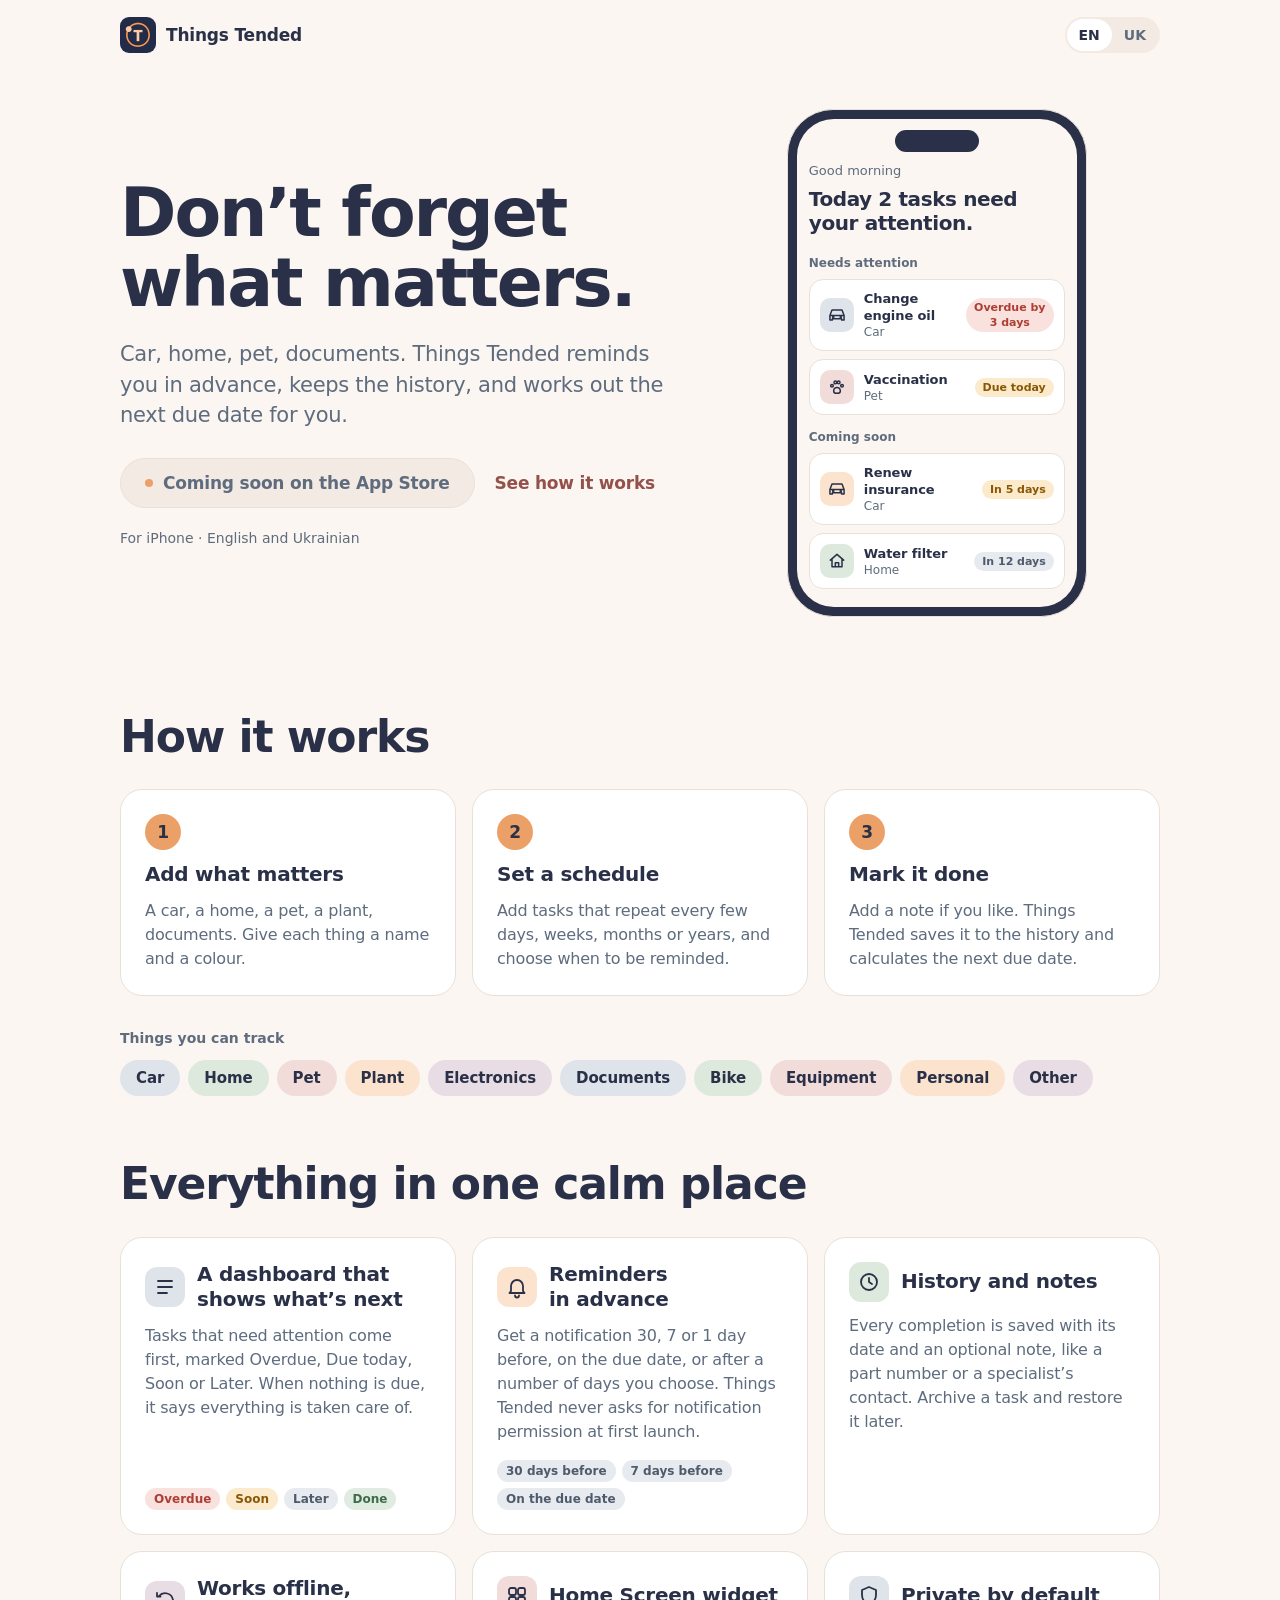
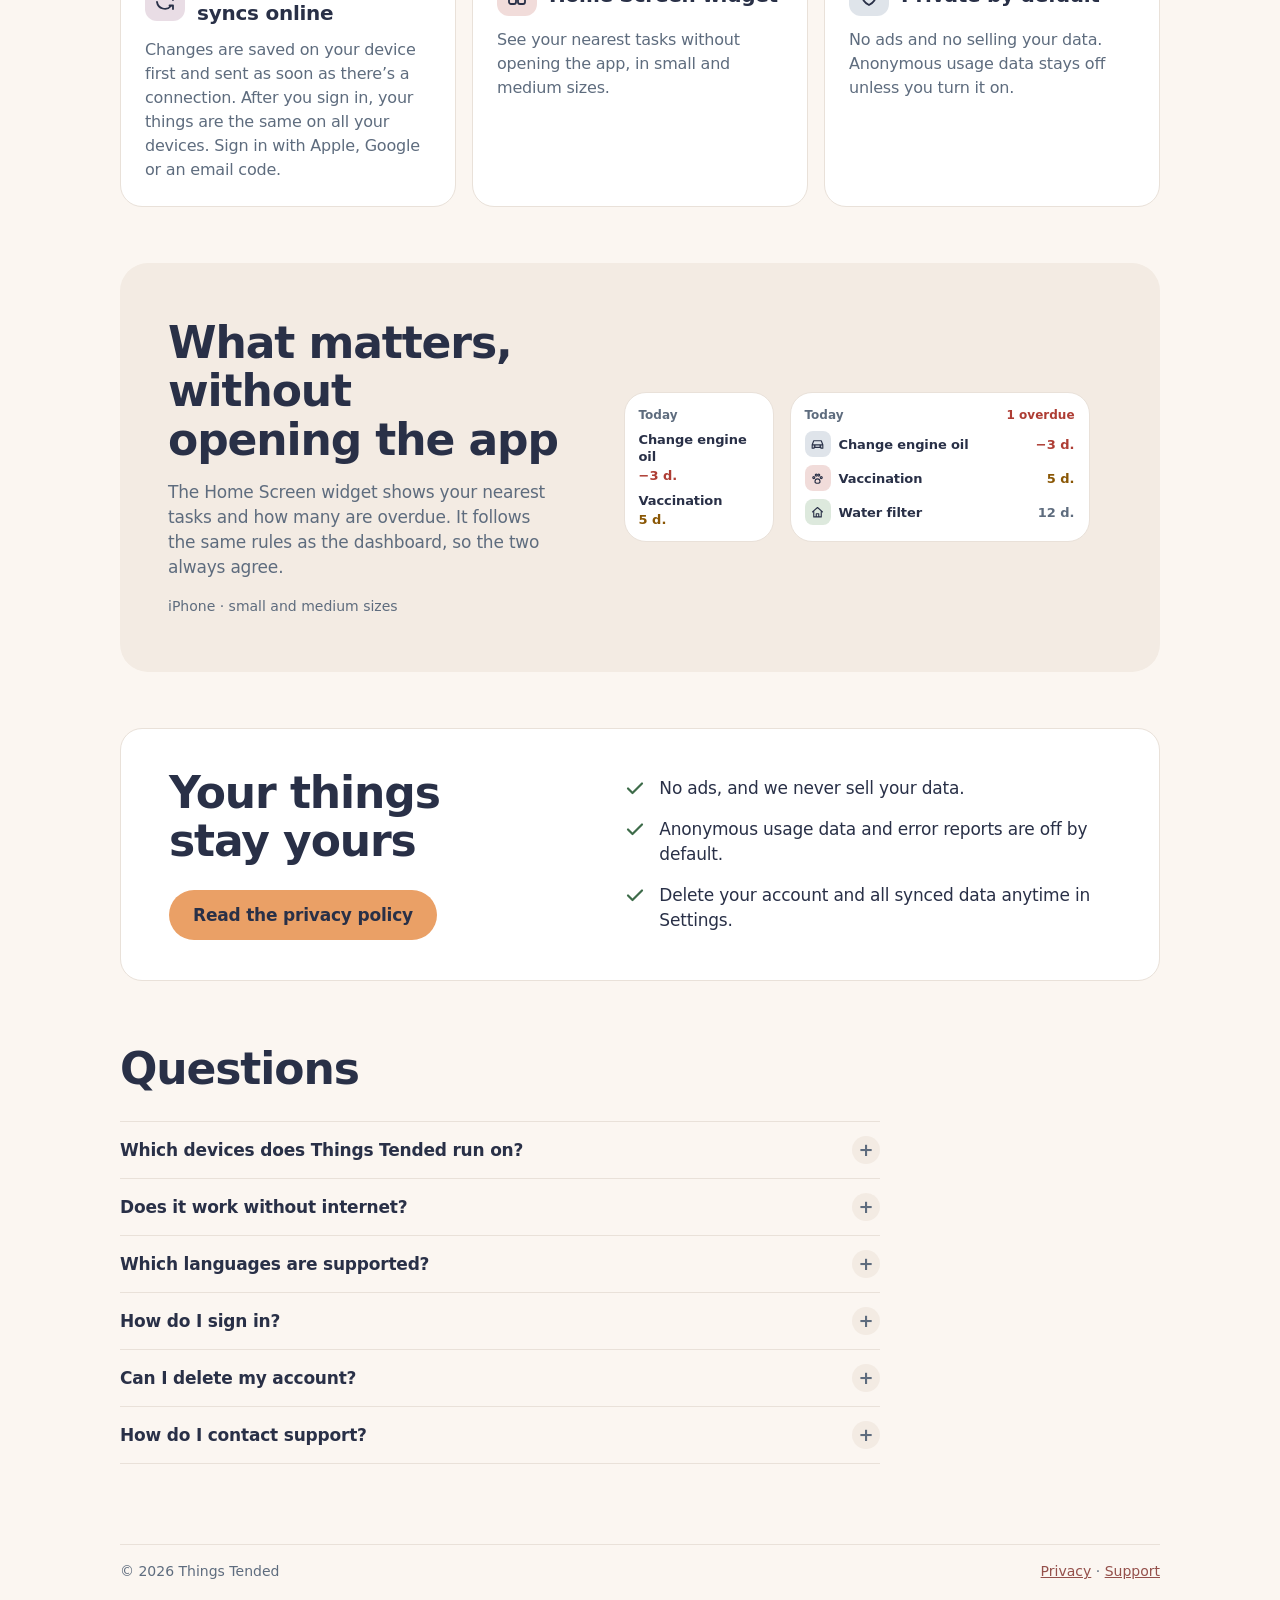
<file: index.html>
<!doctype html>
<html lang="en" data-title-en="Things Tended: don’t forget what matters" data-title-uk="Things Tended: не забувай про важливе" data-desc-en="Things Tended keeps track of what needs looking after: car, home, pets and more. Recurring tasks, reminders, history and a Home Screen widget for iPhone." data-desc-uk="Things Tended стежить за тим, про що треба дбати: авто, дім, улюбленці та інше. Регулярні справи, нагадування, історія й віджет на головному екрані iPhone.">
<head>
<meta charset="utf-8">
<meta name="viewport" content="width=device-width, initial-scale=1">
<title>Things Tended: don’t forget what matters</title>
  <link rel="icon" type="image/png" sizes="32x32" href="favicon-32.png">
  <link rel="apple-touch-icon" href="apple-touch-icon.png">
<meta name="description" content="Things Tended keeps track of what needs looking after: car, home, pets and more. Recurring tasks, reminders, history and a Home Screen widget for iPhone.">
<meta property="og:type" content="website">
<meta property="og:title" content="Things Tended: don’t forget what matters">
<meta property="og:description" content="Recurring tasks, reminders and history for your car, home, pets and more. Coming soon for iPhone.">
<meta name="color-scheme" content="light dark">
<meta name="theme-color" content="#fbf6f1" media="(prefers-color-scheme: light)">
<meta name="theme-color" content="#1b2031" media="(prefers-color-scheme: dark)">
<link rel="stylesheet" href="styles.css">
<link rel="stylesheet" href="landing.css">
<script src="i18n.js"></script>
</head>
<body>
<svg width="0" height="0" style="position:absolute" aria-hidden="true" focusable="false">
  <defs>
    <symbol id="i-car" viewBox="0 0 24 24"><path d="M3.5 12.5 6 6h12l2.5 6.5M3.5 12.5V18h3v-1.5h11V18h3v-5.5z"/><circle cx="7.5" cy="14.5" r=".7"/><circle cx="16.5" cy="14.5" r=".7"/></symbol>
    <symbol id="i-home" viewBox="0 0 24 24"><path d="m4 11 8-7 8 7M6 10v9h12v-9M10 19v-5h4v5"/></symbol>
    <symbol id="i-paw" viewBox="0 0 24 24"><circle cx="6" cy="10.5" r="1.6"/><circle cx="10" cy="6.5" r="1.6"/><circle cx="14" cy="6.5" r="1.6"/><circle cx="18" cy="10.5" r="1.6"/><path d="M8 17c0-3 2-4.5 4-4.5s4 1.5 4 4.5c0 2-2 2.5-4 2.5s-4-.5-4-2.5Z"/></symbol>
    <symbol id="i-drop" viewBox="0 0 24 24"><path d="M12 4c3.5 4 6 7 6 10a6 6 0 0 1-12 0c0-3 2.5-6 6-10Z"/></symbol>
    <symbol id="i-list" viewBox="0 0 24 24"><path d="M5 6h14M5 12h14M5 18h9"/></symbol>
    <symbol id="i-bell" viewBox="0 0 24 24"><path d="M6 16v-5a6 6 0 0 1 12 0v5l1.5 2h-15L6 16ZM10 20.5a2 2 0 0 0 4 0"/></symbol>
    <symbol id="i-clock" viewBox="0 0 24 24"><circle cx="12" cy="12" r="8"/><path d="M12 8v4l3 2"/></symbol>
    <symbol id="i-sync" viewBox="0 0 24 24"><path d="M20 11a8 8 0 0 0-14-4M4 4v3.5h3.5M4 13a8 8 0 0 0 14 4M20 20v-3.5h-3.5"/></symbol>
    <symbol id="i-widget" viewBox="0 0 24 24"><rect x="4" y="4" width="7" height="7" rx="2"/><rect x="13" y="4" width="7" height="7" rx="2"/><rect x="4" y="13" width="7" height="7" rx="2"/><rect x="13" y="13" width="7" height="7" rx="2"/></symbol>
    <symbol id="i-shield" viewBox="0 0 24 24"><path d="m12 3 7 3v5c0 5-3 8-7 10-4-2-7-5-7-10V6l7-3Z"/></symbol>
    <symbol id="i-check" viewBox="0 0 24 24"><path d="m5 12.5 4.5 4.5L19 7.5"/></symbol>
  </defs>
</svg>

<a class="skip" href="#main"><span data-lang="en" lang="en">Skip to content</span><span data-lang="uk" lang="uk">До вмісту</span></a>
<div class="page wide">
  <header class="header">
    <a class="brand" href="index.html"><img class="brand-mark" src="icon-72.png" width="36" height="36" alt=""><span>Things Tended</span></a>
    <div class="lang-switch js-only" role="group" aria-label="Language / Мова">
      <button type="button" data-set="en" aria-pressed="true">EN</button>
      <button type="button" data-set="uk" aria-pressed="false">UK</button>
    </div>
  </header>

  <main id="main">
    <!-- HERO -->
    <section class="hero" aria-labelledby="hero-title">
      <div class="hero-copy">
        <h1 id="hero-title"><span data-lang="en" lang="en">Don’t forget what matters.</span><span data-lang="uk" lang="uk">Не забувай про те, що має значення.</span></h1>
        <p class="lead"><span data-lang="en" lang="en">Car, home, pet, documents. Things Tended reminds you in advance, keeps the history, and works out the next due date for you.</span><span data-lang="uk" lang="uk">Авто, дім, улюбленець, документи. Things Tended нагадає завчасно, збереже історію й сам розрахує наступний термін.</span></p>
        <div class="cta">
          <!-- APP_STORE_URL: no App Store link yet. When it exists, replace this <span> with
               <a class="button" href="APP_STORE_URL">Download on the App Store</a> and update the text in both languages. -->
          <span class="badge-soon"><span class="dot" aria-hidden="true"></span><span data-lang="en" lang="en">Coming soon on the App Store</span><span data-lang="uk" lang="uk">Незабаром в App Store</span></span>
          <a class="button-quiet" href="#how"><span data-lang="en" lang="en">See how it works</span><span data-lang="uk" lang="uk">Як це працює</span></a>
        </div>
        <p class="hero-note"><span data-lang="en" lang="en">For iPhone · English and Ukrainian</span><span data-lang="uk" lang="uk">Для iPhone · українська та англійська</span></p>
      </div>

      <div class="hero-visual" aria-hidden="true">
        <div class="phone">
          <div class="phone-screen">
            <span class="island"></span>
            <div class="scr">
              <p class="scr-greet"><span data-lang="en" lang="en">Good morning</span><span data-lang="uk" lang="uk">Доброго ранку</span></p>
              <p class="scr-sum"><span data-lang="en" lang="en">Today 2 tasks need your attention.</span><span data-lang="uk" lang="uk">Сьогодні 2 завдання потребують уваги.</span></p>
              <p class="scr-sec"><span data-lang="en" lang="en">Needs attention</span><span data-lang="uk" lang="uk">Потребує уваги</span></p>
              <div class="tcard"><span class="tile t-slate"><svg><use href="#i-car"/></svg></span><span class="tbody"><span class="ttitle"><span data-lang="en" lang="en">Change engine oil</span><span data-lang="uk" lang="uk">Замінити моторну оливу</span></span><span class="tmeta"><span data-lang="en" lang="en">Car</span><span data-lang="uk" lang="uk">Авто</span></span></span><span class="pill p-overdue"><span data-lang="en" lang="en">Overdue by 3 days</span><span data-lang="uk" lang="uk">Прострочено на 3 дні</span></span></div>
              <div class="tcard"><span class="tile t-rose"><svg><use href="#i-paw"/></svg></span><span class="tbody"><span class="ttitle"><span data-lang="en" lang="en">Vaccination</span><span data-lang="uk" lang="uk">Вакцинація</span></span><span class="tmeta"><span data-lang="en" lang="en">Pet</span><span data-lang="uk" lang="uk">Улюбленець</span></span></span><span class="pill p-soon"><span data-lang="en" lang="en">Due today</span><span data-lang="uk" lang="uk">Сьогодні</span></span></div>
              <p class="scr-sec"><span data-lang="en" lang="en">Coming soon</span><span data-lang="uk" lang="uk">Незабаром</span></p>
              <div class="tcard"><span class="tile t-peach"><svg><use href="#i-car"/></svg></span><span class="tbody"><span class="ttitle"><span data-lang="en" lang="en">Renew insurance</span><span data-lang="uk" lang="uk">Продовжити страховку ОСЦПВ</span></span><span class="tmeta"><span data-lang="en" lang="en">Car</span><span data-lang="uk" lang="uk">Авто</span></span></span><span class="pill p-soon"><span data-lang="en" lang="en">In 5 days</span><span data-lang="uk" lang="uk">Через 5 днів</span></span></div>
              <div class="tcard"><span class="tile t-sage"><svg><use href="#i-home"/></svg></span><span class="tbody"><span class="ttitle"><span data-lang="en" lang="en">Water filter</span><span data-lang="uk" lang="uk">Фільтр води</span></span><span class="tmeta"><span data-lang="en" lang="en">Home</span><span data-lang="uk" lang="uk">Дім</span></span></span><span class="pill p-neutral"><span data-lang="en" lang="en">In 12 days</span><span data-lang="uk" lang="uk">Через 12 днів</span></span></div>
            </div>
          </div>
        </div>
      </div>
    </section>

    <!-- HOW IT WORKS -->
    <section class="block" id="how" aria-labelledby="how-title">
      <h2 id="how-title"><span data-lang="en" lang="en">How it works</span><span data-lang="uk" lang="uk">Як це працює</span></h2>
      <ol class="steps">
        <li class="card"><span class="num" aria-hidden="true">1</span><h3><span data-lang="en" lang="en">Add what matters</span><span data-lang="uk" lang="uk">Додай важливе</span></h3><p><span data-lang="en" lang="en">A car, a home, a pet, a plant, documents. Give each thing a name and a colour.</span><span data-lang="uk" lang="uk">Авто, дім, улюбленець, рослина, документи. Дай кожному назву й колір.</span></p></li>
        <li class="card"><span class="num" aria-hidden="true">2</span><h3><span data-lang="en" lang="en">Set a schedule</span><span data-lang="uk" lang="uk">Налаштуй розклад</span></h3><p><span data-lang="en" lang="en">Add tasks that repeat every few days, weeks, months or years, and choose when to be reminded.</span><span data-lang="uk" lang="uk">Додай справи, що повторюються кожні кілька днів, тижнів, місяців чи років, і вибери, коли нагадувати.</span></p></li>
        <li class="card"><span class="num" aria-hidden="true">3</span><h3><span data-lang="en" lang="en">Mark it done</span><span data-lang="uk" lang="uk">Познач виконаним</span></h3><p><span data-lang="en" lang="en">Add a note if you like. Things Tended saves it to the history and calculates the next due date.</span><span data-lang="uk" lang="uk">Додай нотатку, якщо хочеш. Things Tended збереже запис в історії й розрахує наступний термін.</span></p></li>
      </ol>
      <p class="chips-label" id="types-label"><span data-lang="en" lang="en">Things you can track</span><span data-lang="uk" lang="uk">Що можна відстежувати</span></p>
      <ul class="chips" aria-labelledby="types-label">
        <li class="chip t-slate"><span data-lang="en" lang="en">Car</span><span data-lang="uk" lang="uk">Автомобіль</span></li><li class="chip t-sage"><span data-lang="en" lang="en">Home</span><span data-lang="uk" lang="uk">Дім</span></li><li class="chip t-rose"><span data-lang="en" lang="en">Pet</span><span data-lang="uk" lang="uk">Тварина</span></li><li class="chip t-peach"><span data-lang="en" lang="en">Plant</span><span data-lang="uk" lang="uk">Рослина</span></li><li class="chip t-plum"><span data-lang="en" lang="en">Electronics</span><span data-lang="uk" lang="uk">Електроніка</span></li><li class="chip t-slate"><span data-lang="en" lang="en">Documents</span><span data-lang="uk" lang="uk">Документи</span></li><li class="chip t-sage"><span data-lang="en" lang="en">Bike</span><span data-lang="uk" lang="uk">Велосипед</span></li><li class="chip t-rose"><span data-lang="en" lang="en">Equipment</span><span data-lang="uk" lang="uk">Обладнання</span></li><li class="chip t-peach"><span data-lang="en" lang="en">Personal</span><span data-lang="uk" lang="uk">Особисте</span></li><li class="chip t-plum"><span data-lang="en" lang="en">Other</span><span data-lang="uk" lang="uk">Інше</span></li>
      </ul>
    </section>

    <!-- FEATURES -->
    <section class="block" aria-labelledby="feat-title">
      <h2 id="feat-title"><span data-lang="en" lang="en">Everything in one calm place</span><span data-lang="uk" lang="uk">Усе в одному спокійному місці</span></h2>
      <div class="grid">
        <article class="card feat">
          <div class="fhead"><span class="ficon t-slate"><svg><use href="#i-list"/></svg></span><h3><span data-lang="en" lang="en">A dashboard that shows what’s next</span><span data-lang="uk" lang="uk">Дашборд, що підказує, що далі</span></h3></div>
          <p><span data-lang="en" lang="en">Tasks that need attention come first, marked Overdue, Due today, Soon or Later. When nothing is due, it says everything is taken care of.</span><span data-lang="uk" lang="uk">Спершу те, що потребує уваги: Прострочено, Сьогодні, Скоро чи Пізніше. А коли нічого не горить, застосунок скаже, що все під контролем.</span></p>
          <p class="mini" aria-hidden="true"><span class="pill p-overdue"><span data-lang="en" lang="en">Overdue</span><span data-lang="uk" lang="uk">Прострочено</span></span><span class="pill p-soon"><span data-lang="en" lang="en">Soon</span><span data-lang="uk" lang="uk">Скоро</span></span><span class="pill p-neutral"><span data-lang="en" lang="en">Later</span><span data-lang="uk" lang="uk">Пізніше</span></span><span class="pill p-done"><span data-lang="en" lang="en">Done</span><span data-lang="uk" lang="uk">Виконано</span></span></p>
        </article>
        <article class="card feat">
          <div class="fhead"><span class="ficon t-peach"><svg><use href="#i-bell"/></svg></span><h3><span data-lang="en" lang="en">Reminders in advance</span><span data-lang="uk" lang="uk">Нагадування завчасно</span></h3></div>
          <p><span data-lang="en" lang="en">Get a notification 30, 7 or 1 day before, on the due date, or after a number of days you choose. Things Tended never asks for notification permission at first launch.</span><span data-lang="uk" lang="uk">Отримуй сповіщення за 30, 7 чи 1 день, у день події або за власну кількість днів. Дозволу на сповіщення Things Tended не просить при першому запуску.</span></p>
          <p class="mini" aria-hidden="true"><span class="pill p-neutral"><span data-lang="en" lang="en">30 days before</span><span data-lang="uk" lang="uk">За 30 днів</span></span><span class="pill p-neutral"><span data-lang="en" lang="en">7 days before</span><span data-lang="uk" lang="uk">За 7 днів</span></span><span class="pill p-neutral"><span data-lang="en" lang="en">On the due date</span><span data-lang="uk" lang="uk">У день події</span></span></p>
        </article>
        <article class="card feat">
          <div class="fhead"><span class="ficon t-sage"><svg><use href="#i-clock"/></svg></span><h3><span data-lang="en" lang="en">History and notes</span><span data-lang="uk" lang="uk">Історія та нотатки</span></h3></div>
          <p><span data-lang="en" lang="en">Every completion is saved with its date and an optional note, like a part number or a specialist’s contact. Archive a task and restore it later.</span><span data-lang="uk" lang="uk">Кожне виконання зберігається з датою та нотаткою за бажанням: наприклад, номер запчастини чи контакт майстра. Завдання можна заархівувати й повернути пізніше.</span></p>
        </article>
        <article class="card feat">
          <div class="fhead"><span class="ficon t-plum"><svg><use href="#i-sync"/></svg></span><h3><span data-lang="en" lang="en">Works offline, syncs online</span><span data-lang="uk" lang="uk">Працює офлайн, синхронізується онлайн</span></h3></div>
          <p><span data-lang="en" lang="en">Changes are saved on your device first and sent as soon as there’s a connection. After you sign in, your things are the same on all your devices. Sign in with Apple, Google or an email code.</span><span data-lang="uk" lang="uk">Зміни спершу зберігаються на пристрої й надсилаються, щойно з’являється з’єднання. Після входу твої дані однакові на всіх пристроях. Увійти можна через Apple, Google або код з електронної пошти.</span></p>
        </article>
        <article class="card feat">
          <div class="fhead"><span class="ficon t-rose"><svg><use href="#i-widget"/></svg></span><h3><span data-lang="en" lang="en">Home Screen widget</span><span data-lang="uk" lang="uk">Віджет на головному екрані</span></h3></div>
          <p><span data-lang="en" lang="en">See your nearest tasks without opening the app, in small and medium sizes.</span><span data-lang="uk" lang="uk">Найближчі справи без відкриття застосунку, у малому та середньому розмірах.</span></p>
        </article>
        <article class="card feat">
          <div class="fhead"><span class="ficon t-slate"><svg><use href="#i-shield"/></svg></span><h3><span data-lang="en" lang="en">Private by default</span><span data-lang="uk" lang="uk">Приватність за замовчуванням</span></h3></div>
          <p><span data-lang="en" lang="en">No ads and no selling your data. Anonymous usage data stays off unless you turn it on.</span><span data-lang="uk" lang="uk">Жодної реклами й продажу даних. Анонімна статистика вимкнена, поки ти її не ввімкнеш.</span></p>
        </article>
      </div>
    </section>

    <!-- WIDGET -->
    <section class="block widget-sec" aria-labelledby="widget-title">
      <div class="widget-copy">
        <h2 id="widget-title"><span data-lang="en" lang="en">What matters, without opening the app</span><span data-lang="uk" lang="uk">Важливе — без відкриття застосунку</span></h2>
        <p><span data-lang="en" lang="en">The Home Screen widget shows your nearest tasks and how many are overdue. It follows the same rules as the dashboard, so the two always agree.</span><span data-lang="uk" lang="uk">Віджет на головному екрані показує найближчі справи й кількість прострочених. Він працює за тими самими правилами, що й дашборд, тож вони завжди збігаються.</span></p>
        <p class="small"><span data-lang="en" lang="en">iPhone · small and medium sizes</span><span data-lang="uk" lang="uk">iPhone · малий і середній розміри</span></p>
      </div>
      <div class="widget-stage" aria-hidden="true">
        <div class="wgt wgt-s">
          <p class="w-head"><span data-lang="en" lang="en">Today</span><span data-lang="uk" lang="uk">Сьогодні</span></p>
          <p class="w-row"><span class="w-name"><span data-lang="en" lang="en">Change engine oil</span><span data-lang="uk" lang="uk">Замінити моторну оливу</span></span><span class="w-due c-overdue"><span data-lang="en" lang="en">−3 d.</span><span data-lang="uk" lang="uk">−3 дн.</span></span></p>
          <p class="w-row"><span class="w-name"><span data-lang="en" lang="en">Vaccination</span><span data-lang="uk" lang="uk">Вакцинація</span></span><span class="w-due c-soon"><span data-lang="en" lang="en">5 d.</span><span data-lang="uk" lang="uk">5 дн.</span></span></p>
        </div>
        <div class="wgt wgt-m">
          <p class="w-head"><span><span data-lang="en" lang="en">Today</span><span data-lang="uk" lang="uk">Сьогодні</span></span><span class="w-count c-overdue"><span data-lang="en" lang="en">1 overdue</span><span data-lang="uk" lang="uk">1 прострочена</span></span></p>
          <p class="w-row"><span class="tile t-slate"><svg><use href="#i-car"/></svg></span><span class="w-name"><span data-lang="en" lang="en">Change engine oil</span><span data-lang="uk" lang="uk">Замінити моторну оливу</span></span><span class="w-due c-overdue"><span data-lang="en" lang="en">−3 d.</span><span data-lang="uk" lang="uk">−3 дн.</span></span></p>
          <p class="w-row"><span class="tile t-rose"><svg><use href="#i-paw"/></svg></span><span class="w-name"><span data-lang="en" lang="en">Vaccination</span><span data-lang="uk" lang="uk">Вакцинація</span></span><span class="w-due c-soon"><span data-lang="en" lang="en">5 d.</span><span data-lang="uk" lang="uk">5 дн.</span></span></p>
          <p class="w-row"><span class="tile t-sage"><svg><use href="#i-home"/></svg></span><span class="w-name"><span data-lang="en" lang="en">Water filter</span><span data-lang="uk" lang="uk">Фільтр води</span></span><span class="w-due"><span data-lang="en" lang="en">12 d.</span><span data-lang="uk" lang="uk">12 дн.</span></span></p>
        </div>
      </div>
    </section>

    <!-- PRIVACY -->
    <section class="block" aria-labelledby="priv-title">
      <div class="card priv">
        <div>
          <h2 id="priv-title"><span data-lang="en" lang="en">Your things stay yours</span><span data-lang="uk" lang="uk">Твої речі залишаються твоїми</span></h2>
          <a class="button" href="privacy.html"><span data-lang="en" lang="en">Read the privacy policy</span><span data-lang="uk" lang="uk">Політика конфіденційності</span></a>
        </div>
        <ul class="checks">
          <li><svg aria-hidden="true"><use href="#i-check"/></svg><span><span data-lang="en" lang="en">No ads, and we never sell your data.</span><span data-lang="uk" lang="uk">Жодної реклами, і ми ніколи не продаємо твої дані.</span></span></li>
          <li><svg aria-hidden="true"><use href="#i-check"/></svg><span><span data-lang="en" lang="en">Anonymous usage data and error reports are off by default.</span><span data-lang="uk" lang="uk">Анонімна статистика й звіти про помилки вимкнені за замовчуванням.</span></span></li>
          <li><svg aria-hidden="true"><use href="#i-check"/></svg><span><span data-lang="en" lang="en">Delete your account and all synced data anytime in Settings.</span><span data-lang="uk" lang="uk">Видалити обліковий запис і всі синхронізовані дані можна будь-коли в Налаштуваннях.</span></span></li>
        </ul>
      </div>
    </section>

    <!-- FAQ -->
    <section class="block faq" aria-labelledby="faq-title">
      <h2 id="faq-title"><span data-lang="en" lang="en">Questions</span><span data-lang="uk" lang="uk">Питання й відповіді</span></h2>
      <div class="faq-list">
        <details><summary><span data-lang="en" lang="en">Which devices does Things Tended run on?</span><span data-lang="uk" lang="uk">На яких пристроях працює Things Tended?</span></summary><p><span data-lang="en" lang="en">Things Tended is made for iPhone and is coming soon to the App Store.</span><span data-lang="uk" lang="uk">Things Tended створено для iPhone, і незабаром він з’явиться в App Store.</span></p></details>
        <details><summary><span data-lang="en" lang="en">Does it work without internet?</span><span data-lang="uk" lang="uk">Чи працює без інтернету?</span></summary><p><span data-lang="en" lang="en">Yes. Changes are saved on your device and synced when you’re back online. Signing in needs a connection.</span><span data-lang="uk" lang="uk">Так. Зміни зберігаються на пристрої й синхронізуються, коли з’єднання повернеться. Для входу інтернет потрібен.</span></p></details>
        <details><summary><span data-lang="en" lang="en">Which languages are supported?</span><span data-lang="uk" lang="uk">Які мови підтримуються?</span></summary><p><span data-lang="en" lang="en">English and Ukrainian. The app follows your device language.</span><span data-lang="uk" lang="uk">Англійська та українська. Застосунок обирає мову за налаштуваннями пристрою.</span></p></details>
        <details><summary><span data-lang="en" lang="en">How do I sign in?</span><span data-lang="uk" lang="uk">Як увійти?</span></summary><p><span data-lang="en" lang="en">With Apple, Google, or a 6-digit code sent to your email. If you don’t have an account yet, one is created automatically.</span><span data-lang="uk" lang="uk">Через Apple, Google або 6-значний код, який надійде на пошту. Якщо акаунта ще немає, його буде створено автоматично.</span></p></details>
        <details><summary><span data-lang="en" lang="en">Can I delete my account?</span><span data-lang="uk" lang="uk">Чи можна видалити обліковий запис?</span></summary><p><span data-lang="en" lang="en">Yes, anytime in Settings → Delete account. Your account, things, tasks and history are permanently removed.</span><span data-lang="uk" lang="uk">Так, будь-коли в Налаштування → Видалити обліковий запис. Обліковий запис, об’єкти, завдання та історію буде остаточно видалено.</span></p></details>
        <details><summary><span data-lang="en" lang="en">How do I contact support?</span><span data-lang="uk" lang="uk">Як зв’язатися з підтримкою?</span></summary><p><span data-lang="en" lang="en">Write to</span><span data-lang="uk" lang="uk">Напиши на</span> <a href="mailto:support@tendful.ppv.codes">support@tendful.ppv.codes</a>. <span data-lang="en" lang="en">We usually reply within a couple of days.</span><span data-lang="uk" lang="uk">Зазвичай відповідаємо протягом кількох днів.</span> <a href="support.html"><span data-lang="en" lang="en">Support page</span><span data-lang="uk" lang="uk">Сторінка підтримки</span></a></p></details>
      </div>
    </section>
  </main>

  <footer class="footer">
    <span>© 2026 Things Tended</span>
    <span><a href="privacy.html"><span data-lang="en">Privacy</span><span data-lang="uk">Конфіденційність</span></a> · <a href="support.html"><span data-lang="en">Support</span><span data-lang="uk">Підтримка</span></a></span>
  </footer>
</div>
</body>
</html>
</file>
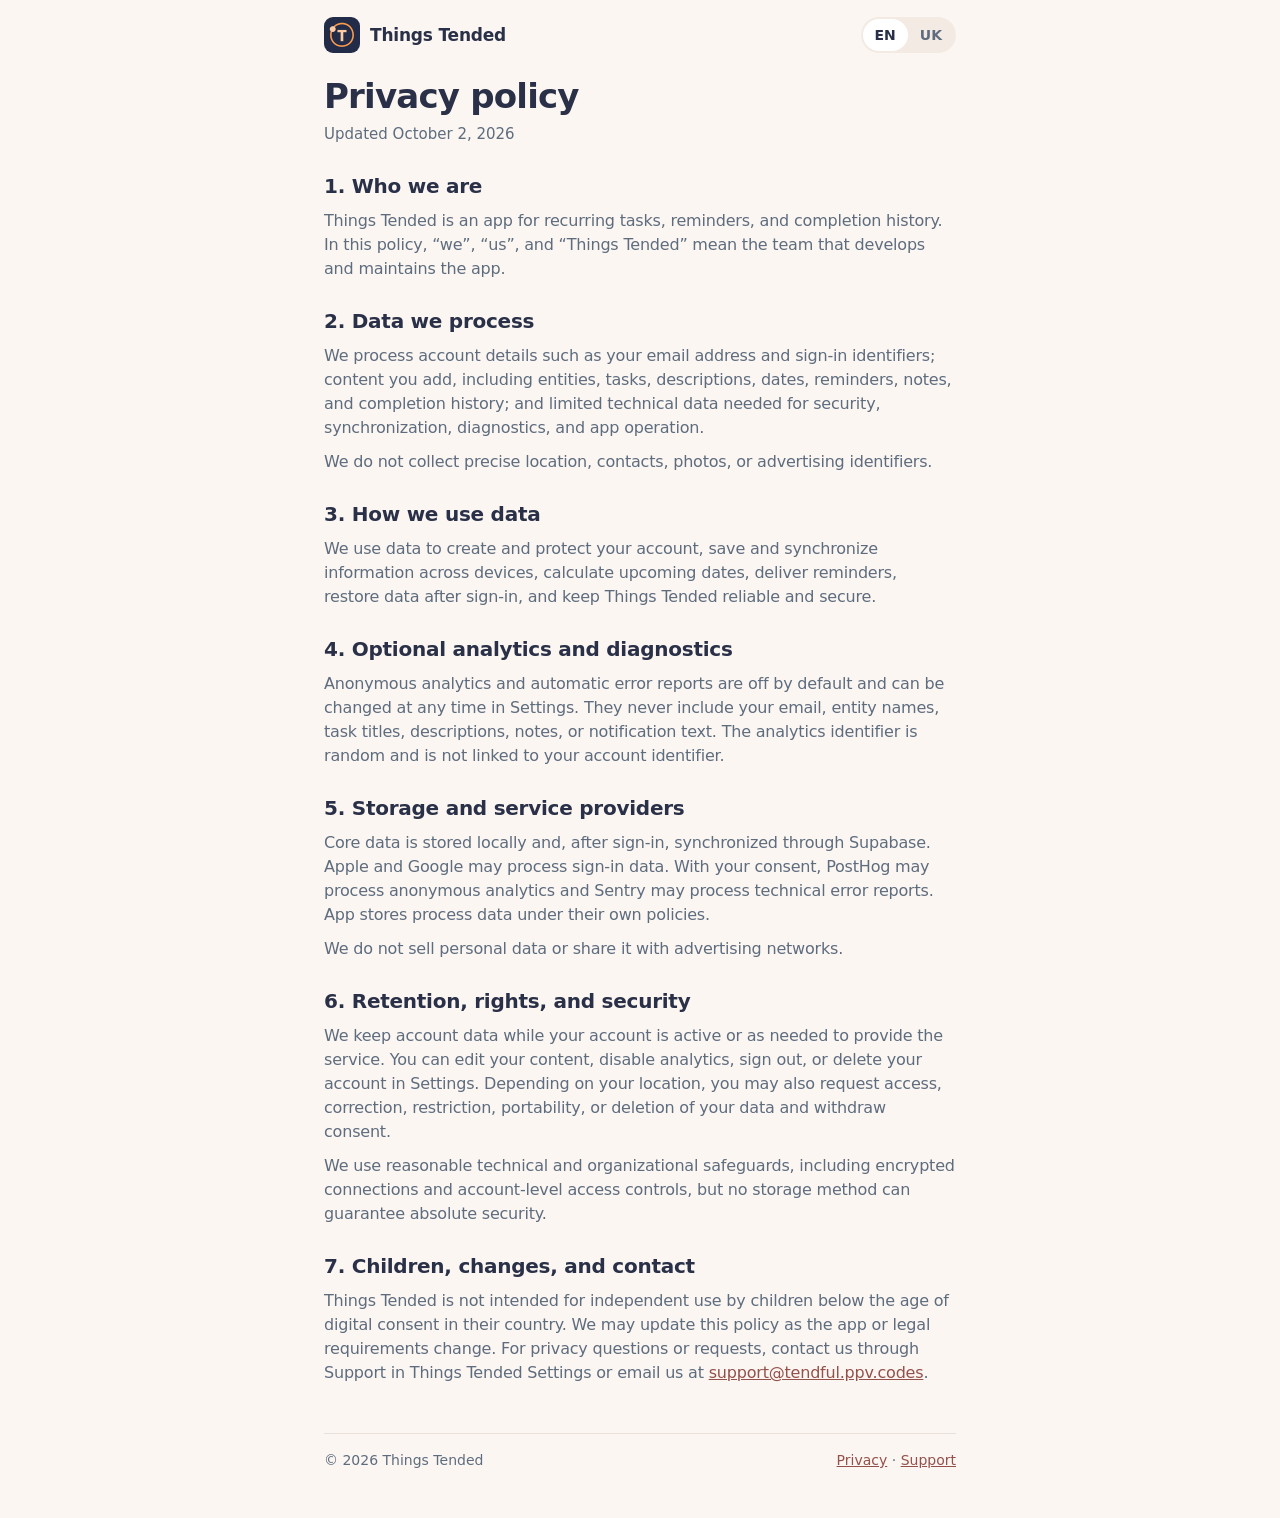
<file: privacy.html>
<!doctype html>
<html lang="en" data-title-en="Privacy policy – Things Tended" data-title-uk="Політика конфіденційності – Things Tended" data-desc-en="Things Tended privacy policy: what data we process, why, and your choices." data-desc-uk="Політика конфіденційності Things Tended: які дані ми обробляємо, навіщо та які в тебе права.">
<head>
<meta charset="utf-8">
<meta name="viewport" content="width=device-width, initial-scale=1">
<title>Privacy policy – Things Tended</title>
  <link rel="icon" type="image/png" sizes="32x32" href="favicon-32.png">
  <link rel="apple-touch-icon" href="apple-touch-icon.png">
<meta name="description" content="Things Tended privacy policy: what data we process, why, and your choices.">
<meta name="color-scheme" content="light dark">
<meta name="theme-color" content="#fbf6f1" media="(prefers-color-scheme: light)">
<meta name="theme-color" content="#1b2031" media="(prefers-color-scheme: dark)">
<link rel="stylesheet" href="styles.css">
<script src="i18n.js"></script>
</head>
<body>
<div class="page">
  <header class="header">
    <a class="brand" href="index.html"><img class="brand-mark" src="icon-72.png" width="36" height="36" alt=""><span>Things Tended</span></a>
    <div class="lang-switch js-only" role="group" aria-label="Language / Мова">
      <button type="button" data-set="en" aria-pressed="true">EN</button>
      <button type="button" data-set="uk" aria-pressed="false">UK</button>
    </div>
  </header>
  <main>
    <div data-lang="en" lang="en">
      <div class="intro">
        <h1>Privacy policy</h1>
        <p class="updated">Updated October 2, 2026</p>
      </div>
      <div class="sections">
        <section class="section">
          <h2>1. Who we are</h2>
          <p>Things Tended is an app for recurring tasks, reminders, and completion history. In this policy, “we”, “us”, and “Things Tended” mean the team that develops and maintains the app.</p>
        </section>
        <section class="section">
          <h2>2. Data we process</h2>
          <p>We process account details such as your email address and sign-in identifiers; content you add, including entities, tasks, descriptions, dates, reminders, notes, and completion history; and limited technical data needed for security, synchronization, diagnostics, and app operation.</p>
          <p>We do not collect precise location, contacts, photos, or advertising identifiers.</p>
        </section>
        <section class="section">
          <h2>3. How we use data</h2>
          <p>We use data to create and protect your account, save and synchronize information across devices, calculate upcoming dates, deliver reminders, restore data after sign-in, and keep Things Tended reliable and secure.</p>
        </section>
        <section class="section">
          <h2>4. Optional analytics and diagnostics</h2>
          <p>Anonymous analytics and automatic error reports are off by default and can be changed at any time in Settings. They never include your email, entity names, task titles, descriptions, notes, or notification text. The analytics identifier is random and is not linked to your account identifier.</p>
        </section>
        <section class="section">
          <h2>5. Storage and service providers</h2>
          <p>Core data is stored locally and, after sign-in, synchronized through Supabase. Apple and Google may process sign-in data. With your consent, PostHog may process anonymous analytics and Sentry may process technical error reports. App stores process data under their own policies.</p>
          <p>We do not sell personal data or share it with advertising networks.</p>
        </section>
        <section class="section">
          <h2>6. Retention, rights, and security</h2>
          <p>We keep account data while your account is active or as needed to provide the service. You can edit your content, disable analytics, sign out, or delete your account in Settings. Depending on your location, you may also request access, correction, restriction, portability, or deletion of your data and withdraw consent.</p>
          <p>We use reasonable technical and organizational safeguards, including encrypted connections and account-level access controls, but no storage method can guarantee absolute security.</p>
        </section>
        <section class="section">
          <h2>7. Children, changes, and contact</h2>
          <p>Things Tended is not intended for independent use by children below the age of digital consent in their country. We may update this policy as the app or legal requirements change. For privacy questions or requests, contact us through Support in Things Tended Settings or email us at <a href="mailto:support@tendful.ppv.codes">support@tendful.ppv.codes</a>.</p>
        </section>
      </div>
    </div>
    <div data-lang="uk" lang="uk">
      <div class="intro">
        <h1>Політика конфіденційності</h1>
        <p class="updated">Оновлено 2 жовтня 2026 року</p>
      </div>
      <div class="sections">
        <section class="section">
          <h2>1. Хто ми</h2>
          <p>Things Tended — застосунок для обліку регулярних справ, нагадувань та історії виконання. У цій політиці слова «ми», «нас» і «Things Tended» означають команду, що розробляє та підтримує застосунок.</p>
        </section>
        <section class="section">
          <h2>2. Які дані ми обробляємо</h2>
          <p>Дані акаунта: адреса електронної пошти та технічні ідентифікатори входу, які надає обраний спосіб авторизації — Apple, Google або вхід через email.</p>
          <p>Дані, які ти додаєш у Things Tended: назви об’єктів, справи, описи, дати, час, повторення, нагадування, нотатки та історія виконання.</p>
          <p>Технічні дані: версія застосунку й операційної системи, тип пристрою, часовий пояс, стан синхронізації та технічна інформація про помилки. Ми не збираємо точну геолокацію, контакти, фото чи рекламні ідентифікатори.</p>
        </section>
        <section class="section">
          <h2>3. Для чого потрібні дані</h2>
          <p>Ми використовуємо дані, щоб створювати та захищати акаунт, зберігати й синхронізувати інформацію між твоїми пристроями, розраховувати наступні терміни, показувати нагадування та відновлювати дані після повторного входу.</p>
          <p>Технічні дані допомагають підтримувати стабільність і безпеку застосунку, знаходити помилки та покращувати функції Things Tended.</p>
        </section>
        <section class="section">
          <h2>4. Анонімна аналітика та звіти про помилки</h2>
          <p>Анонімна аналітика й автоматичні звіти про помилки вимкнені за замовчуванням. Їх можна увімкнути або вимкнути будь-коли в налаштуваннях.</p>
          <p>До аналітики та звітів про помилки ніколи не додаються адреса електронної пошти, назви твоїх об’єктів, заголовки справ, описи, нотатки або текст нагадувань. Для аналітики використовується випадковий ідентифікатор пристрою, який не пов’язаний з ідентифікатором акаунта.</p>
        </section>
        <section class="section">
          <h2>5. Зберігання та синхронізація</h2>
          <p>Основні дані зберігаються локально на пристрої та, після входу в акаунт, синхронізуються з хмарним сховищем. Це дозволяє працювати без інтернету та надсилати зміни після відновлення з’єднання.</p>
          <p>Локальні сповіщення створюються засобами операційної системи. Текст твоїх справ не використовується для реклами.</p>
        </section>
        <section class="section">
          <h2>6. Кому можуть передаватися дані</h2>
          <p>Ми залучаємо лише постачальників, необхідних для роботи застосунку: Supabase — для авторизації, бази даних і синхронізації; Apple та Google — для входу; PostHog — для анонімної аналітики за твоєю згодою; Sentry — для технічних звітів про помилки за твоєю згодою; Apple App Store і Google Play — для розповсюдження застосунку.</p>
          <p>Ми не продаємо персональні дані й не передаємо їх рекламним мережам. Дані можуть бути розкриті, якщо цього вимагає закон або це необхідно для захисту користувачів і сервісу.</p>
        </section>
        <section class="section">
          <h2>7. Як довго зберігаються дані</h2>
          <p>Ми зберігаємо дані акаунта, доки акаунт активний або доки вони потрібні для надання сервісу. Після видалення акаунта дані видаляються з активних систем, крім мінімальної інформації, яку ми зобов’язані зберігати за законом або тимчасово утримуємо в захищених резервних копіях.</p>
        </section>
        <section class="section">
          <h2>8. Твої права та вибір</h2>
          <p>Ти можеш переглядати й змінювати свої дані в застосунку, вимкнути анонімну аналітику, вийти з акаунта або видалити акаунт у налаштуваннях.</p>
          <p>Залежно від країни проживання ти також можеш попросити надати копію даних, виправити, обмежити обробку або видалити їх, а також відкликати згоду й подати скаргу до органу із захисту даних.</p>
        </section>
        <section class="section">
          <h2>9. Безпека</h2>
          <p>Ми застосовуємо технічні та організаційні заходи для захисту даних, зокрема шифрування з’єднання, контроль доступу та розмежування даних акаунтів. Водночас жоден спосіб електронного зберігання не може гарантувати абсолютну безпеку.</p>
        </section>
        <section class="section">
          <h2>10. Діти</h2>
          <p>Things Tended не призначений для самостійного використання дітьми, які не досягли віку цифрової згоди у своїй країні. Якщо ти вважаєш, що дитина надала нам персональні дані без належної згоди, звернися до служби підтримки.</p>
        </section>
        <section class="section">
          <h2>11. Зміни політики</h2>
          <p>Ми можемо оновлювати цю політику, коли змінюється застосунок або вимоги законодавства. Актуальна редакція завжди доступна в Things Tended. Про суттєві зміни ми повідомимо в застосунку.</p>
        </section>
        <section class="section">
          <h2>12. Зв’язок із нами</h2>
          <p>Якщо маєш питання щодо конфіденційності або хочеш скористатися своїми правами, звернися через розділ «Підтримка» в налаштуваннях Things Tended або напиши нам на <a href="mailto:support@tendful.ppv.codes">support@tendful.ppv.codes</a>.</p>
        </section>
      </div>
    </div>
  </main>
  <footer class="footer">
    <span>© 2026 Things Tended</span>
    <span><a href="privacy.html"><span data-lang="en">Privacy</span><span data-lang="uk">Конфіденційність</span></a> · <a href="support.html"><span data-lang="en">Support</span><span data-lang="uk">Підтримка</span></a></span>
  </footer>
</div>
</body>
</html>
</file>
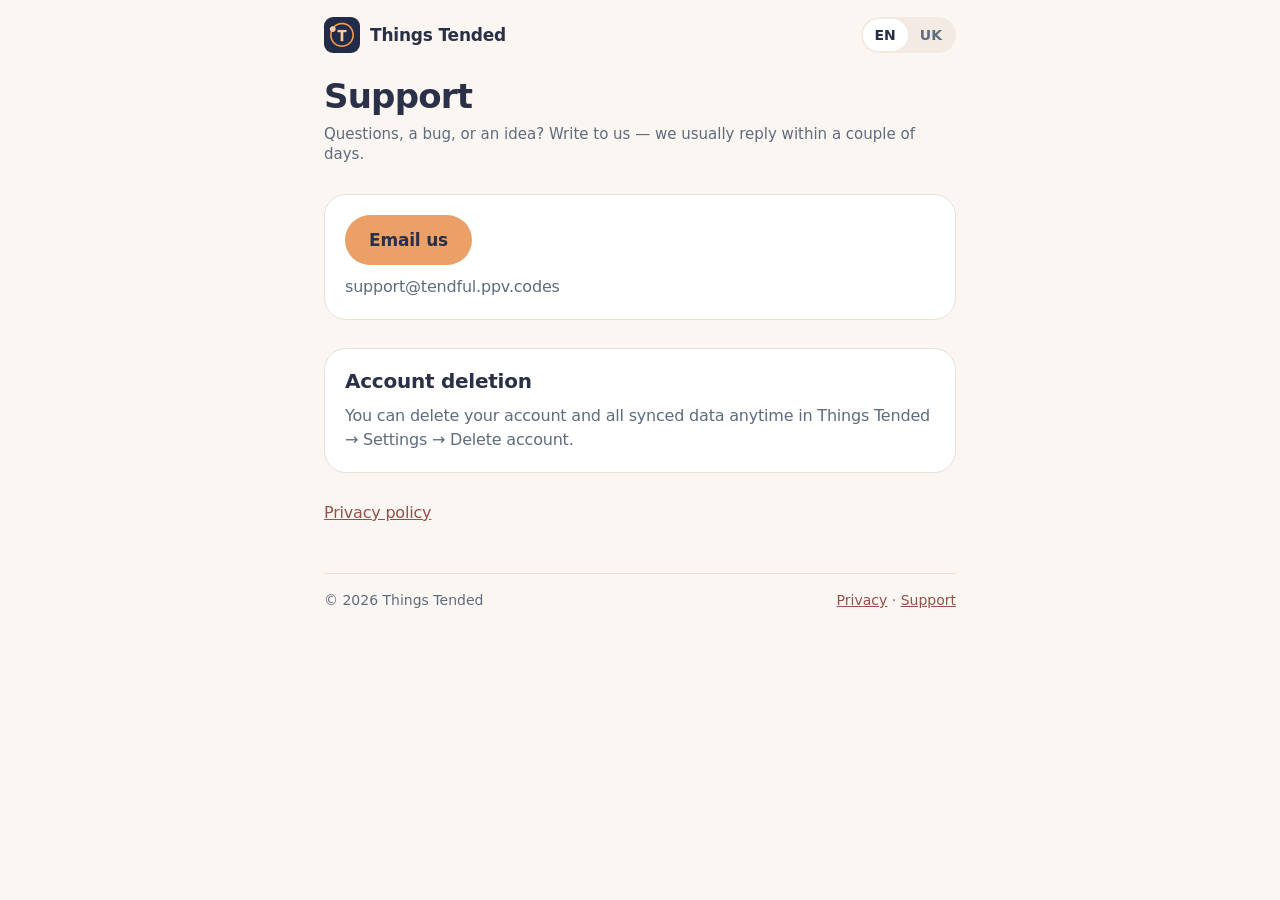
<file: support.html>
<!doctype html>
<html lang="en" data-title-en="Support – Things Tended" data-title-uk="Підтримка – Things Tended" data-desc-en="Get help with Things Tended: contact support or learn how to delete your account." data-desc-uk="Допомога з Things Tended: напиши в підтримку або дізнайся, як видалити обліковий запис.">
<head>
<meta charset="utf-8">
<meta name="viewport" content="width=device-width, initial-scale=1">
<title>Support – Things Tended</title>
  <link rel="icon" type="image/png" sizes="32x32" href="favicon-32.png">
  <link rel="apple-touch-icon" href="apple-touch-icon.png">
<meta name="description" content="Get help with Things Tended: contact support or learn how to delete your account.">
<meta name="color-scheme" content="light dark">
<meta name="theme-color" content="#fbf6f1" media="(prefers-color-scheme: light)">
<meta name="theme-color" content="#1b2031" media="(prefers-color-scheme: dark)">
<link rel="stylesheet" href="styles.css">
<script src="i18n.js"></script>
</head>
<body>
<div class="page">
  <header class="header">
    <a class="brand" href="index.html"><img class="brand-mark" src="icon-72.png" width="36" height="36" alt=""><span>Things Tended</span></a>
    <div class="lang-switch js-only" role="group" aria-label="Language / Мова">
      <button type="button" data-set="en" aria-pressed="true">EN</button>
      <button type="button" data-set="uk" aria-pressed="false">UK</button>
    </div>
  </header>
  <main>
    <div data-lang="en" lang="en">
      <div class="intro">
        <h1>Support</h1>
        <p class="updated">Questions, a bug, or an idea? Write to us — we usually reply within a couple of days.</p>
      </div>
      <div class="sections">
        <section class="card">
          <a class="button" href="mailto:support@tendful.ppv.codes">Email us</a>
          <p>support@tendful.ppv.codes</p>
        </section>
        <section class="card">
          <h2>Account deletion</h2>
          <p>You can delete your account and all synced data anytime in Things Tended → Settings → Delete account.</p>
        </section>
        <p><a href="privacy.html">Privacy policy</a></p>
      </div>
    </div>
    <div data-lang="uk" lang="uk">
      <div class="intro">
        <h1>Підтримка</h1>
        <p class="updated">Питання, помилка чи ідея? Напиши нам — зазвичай відповідаємо протягом кількох днів.</p>
      </div>
      <div class="sections">
        <section class="card">
          <a class="button" href="mailto:support@tendful.ppv.codes">Написати нам</a>
          <p>support@tendful.ppv.codes</p>
        </section>
        <section class="card">
          <h2>Видалення облікового запису</h2>
          <p>Ти можеш будь-коли видалити свій обліковий запис і всі синхронізовані дані в Things Tended → Налаштування → Видалити обліковий запис.</p>
        </section>
        <p><a href="privacy.html">Політика конфіденційності</a></p>
      </div>
    </div>
  </main>
  <footer class="footer">
    <span>© 2026 Things Tended</span>
    <span><a href="privacy.html"><span data-lang="en">Privacy</span><span data-lang="uk">Конфіденційність</span></a> · <a href="support.html"><span data-lang="en">Support</span><span data-lang="uk">Підтримка</span></a></span>
  </footer>
</div>
</body>
</html>
</file>
<file: styles.css>
:root{--background:#fbf6f1;--surface:#ffffff;--surface-muted:#f3ebe3;--text:#293047;--text-secondary:#5e6c7e;--hairline:#e9e1d9;--primary:#eaa066;--on-primary:#293047;--primary-tint:#fbe3ce;--link:#94504b;color-scheme:light dark}
@media (prefers-color-scheme:dark){:root{--background:#1b2031;--surface:#262c42;--surface-muted:#30374f;--text:#f3ede7;--text-secondary:#a9b2c1;--hairline:#343b51;--primary:#eaa066;--on-primary:#293047;--primary-tint:#513f38;--link:#e7ada8}}
*{box-sizing:border-box}
html{-webkit-text-size-adjust:100%}
body{margin:0;background:var(--background);color:var(--text);font-family:-apple-system,BlinkMacSystemFont,"SF Pro Text",system-ui,sans-serif;font-size:16px;line-height:24px;letter-spacing:-0.2px}
.page{max-width:680px;margin:0 auto;padding:17px 24px 48px}
@media (max-width:379px){.page{padding-left:16px;padding-right:16px}}
a{color:var(--link);overflow-wrap:anywhere}
a:hover{text-decoration:underline}
a:focus-visible,button:focus-visible{outline:2px solid var(--primary);outline-offset:2px}
.header{display:flex;align-items:center;justify-content:space-between;gap:12px}
.brand{display:flex;align-items:center;gap:10px;color:var(--text);text-decoration:none;font-size:17px;font-weight:600;letter-spacing:-0.2px}
.brand:hover{text-decoration:none}
.brand-mark{width:36px;height:36px;border-radius:9px;display:block;flex:none}
.lang-switch{display:inline-flex;padding:2px;background:var(--surface-muted);border-radius:9999px}
.lang-switch button{min-height:32px;min-width:44px;padding:0 12px;border:0;border-radius:9999px;background:transparent;color:var(--text-secondary);font:inherit;font-size:14px;font-weight:600;letter-spacing:0;cursor:pointer}
.lang-switch button[aria-pressed="true"]{background:var(--surface);color:var(--text)}
.intro{margin-top:24px;display:flex;flex-direction:column;gap:8px}
h1{margin:0;font-size:34px;line-height:39px;font-weight:700;letter-spacing:-0.8px;color:var(--text)}
.updated,.tagline{margin:0;font-size:15px;line-height:20px;color:var(--text-secondary);letter-spacing:0}
.tagline{font-size:17px;line-height:24px;letter-spacing:-0.2px}
.sections{margin-top:30px;display:flex;flex-direction:column;gap:28px}
.section{display:flex;flex-direction:column;gap:10px}
h2{margin:0;font-size:20px;line-height:25px;font-weight:700;letter-spacing:-0.25px;color:var(--text)}
p{margin:0;color:var(--text-secondary)}
.card{background:var(--surface);border:1px solid var(--hairline);border-radius:22px;padding:20px;display:flex;flex-direction:column;gap:10px}
.card-link{text-decoration:none;color:var(--text);font-size:17px;font-weight:600}
.card-link:hover{text-decoration:none;border-color:var(--primary)}
.button{display:inline-flex;align-items:center;justify-content:center;min-height:50px;padding:0 24px;border-radius:9999px;background:var(--primary);color:var(--on-primary);font-size:17px;font-weight:600;text-decoration:none;align-self:flex-start;max-width:100%}
.button:hover{text-decoration:none;opacity:.9}
.footer{margin-top:48px;padding-top:16px;border-top:1px solid var(--hairline);display:flex;flex-wrap:wrap;justify-content:space-between;gap:8px 16px;font-size:14px;line-height:20px;color:var(--text-secondary);letter-spacing:0}
.footer a{margin-left:0}
[data-lang="uk"]{display:none}
html.lang-uk [data-lang="uk"]{display:revert}
html.lang-uk [data-lang="en"]{display:none}
html.lang-uk .section[data-lang="uk"],html.lang-uk .intro[data-lang="uk"],html.lang-uk .card[data-lang="uk"]{display:flex}
html.lang-uk .footer span[data-lang="uk"],html.lang-uk .footer a[data-lang="uk"]{display:inline}
.js-only{display:none}
html.js .js-only{display:inline-flex}
</file>
<file: landing.css>
/* Landing-only styles. Loaded after styles.css; privacy/support do not use this file. */
:root{--hero:#293047;--overdue:#ae3d34;--overdue-bg:#f9e2de;--soon:#8a5705;--soon-bg:#fbeacb;--done:#3d6b49;--done-bg:#e0ece1;--neutral:#4e5b6c;--neutral-bg:#e7eaee;--e-slate:#dfe4ea;--e-sage:#dde9dd;--e-peach:#fbe3ce;--e-plum:#e9dde5;--e-rose:#f1dcda}
@media (prefers-color-scheme:dark){:root{--hero:#10131c;--overdue:#f19a8f;--overdue-bg:rgba(225,110,95,.16);--soon:#f0c27c;--soon-bg:rgba(234,170,80,.15);--done:#9fcba8;--done-bg:rgba(110,160,120,.18);--neutral:#b9c3d1;--neutral-bg:rgba(94,108,126,.3);--e-slate:rgba(94,108,126,.42);--e-sage:rgba(110,150,115,.28);--e-peach:rgba(234,160,102,.24);--e-plum:rgba(98,68,90,.7);--e-rose:rgba(172,105,101,.34)}}
html{scroll-behavior:smooth}
@media (prefers-reduced-motion:reduce){html{scroll-behavior:auto}}
.page.wide{max-width:1120px}
@media (min-width:900px){.page.wide{padding-left:40px;padding-right:40px}}
.skip{position:absolute;left:16px;top:-80px;z-index:10;background:var(--primary);color:var(--on-primary);padding:10px 16px;border-radius:9999px;font-weight:600;text-decoration:none}
.skip:focus{top:8px}
svg{display:block}
h2,h3{text-wrap:balance}

/* hero */
.hero{display:grid;grid-template-columns:minmax(0,1.1fr) minmax(0,.9fr);gap:48px;align-items:center;padding:56px 0 40px}
.hero-copy{display:flex;flex-direction:column;gap:20px}
.hero h1{font-size:clamp(38px,6.4vw,68px);line-height:1.04;letter-spacing:-0.03em;text-wrap:balance}
.lead{font-size:clamp(18px,2.2vw,21px);line-height:1.45;letter-spacing:-0.3px;max-width:34em}
.cta{display:flex;flex-wrap:wrap;align-items:center;gap:12px 20px;margin-top:8px}
.badge-soon{display:inline-flex;align-items:center;gap:10px;min-height:50px;padding:0 24px;border-radius:9999px;background:var(--surface-muted);border:1px solid var(--hairline);color:var(--text-secondary);font-size:17px;font-weight:600;cursor:default;max-width:100%}
.badge-soon .dot{width:8px;height:8px;border-radius:50%;background:var(--primary);flex:none}
.button-quiet{display:inline-flex;align-items:center;min-height:44px;font-size:17px;font-weight:600;color:var(--link);text-decoration:none}
.button-quiet:hover{text-decoration:underline}
.hero-note{font-size:14px;line-height:20px;letter-spacing:0}
.hero-visual{display:flex;justify-content:center}

/* phone mock */
.phone{width:100%;max-width:300px;padding:9px;border-radius:46px;background:var(--hero);border:1px solid var(--hairline)}
.phone-screen{position:relative;border-radius:37px;background:var(--background);overflow:hidden;padding:44px 12px 18px}
.island{position:absolute;top:11px;left:50%;transform:translateX(-50%);width:84px;height:22px;border-radius:9999px;background:var(--hero)}
.scr{display:flex;flex-direction:column;gap:8px}
.scr p{margin:0}
.scr-greet{font-size:13px;line-height:16px;color:var(--text-secondary);letter-spacing:0}
.scr-sum{font-size:20px;line-height:24px;font-weight:700;letter-spacing:-0.4px;color:var(--text);margin-bottom:6px!important}
.scr-sec{font-size:12px;line-height:16px;font-weight:700;color:var(--text-secondary);letter-spacing:0;margin-top:6px!important}
.tcard{display:flex;align-items:center;gap:10px;padding:10px;background:var(--surface);border:1px solid var(--hairline);border-radius:14px}
.tile{width:34px;height:34px;border-radius:10px;display:inline-flex;align-items:center;justify-content:center;flex:none;color:var(--text)}
.tile svg,.ficon svg{width:20px;height:20px;fill:none;stroke:currentColor;stroke-width:1.8;stroke-linecap:round;stroke-linejoin:round}
.tbody{display:flex;flex-direction:column;min-width:0;flex:1}
.ttitle{font-size:13px;line-height:17px;font-weight:600;color:var(--text);letter-spacing:-0.1px}
.tmeta{font-size:12px;line-height:16px;color:var(--text-secondary);letter-spacing:0}
.tcard .pill{max-width:88px;text-align:center;font-size:11px;line-height:15px;padding:2px 8px}
.pill{display:inline-block;padding:3px 9px;border-radius:9999px;font-size:12px;line-height:16px;font-weight:600;letter-spacing:0}
.p-overdue{color:var(--overdue);background:var(--overdue-bg)}
.p-soon{color:var(--soon);background:var(--soon-bg)}
.p-done{color:var(--done);background:var(--done-bg)}
.p-neutral{color:var(--neutral);background:var(--neutral-bg)}
.t-slate{background:var(--e-slate)}.t-sage{background:var(--e-sage)}.t-peach{background:var(--e-peach)}.t-plum{background:var(--e-plum)}.t-rose{background:var(--e-rose)}

/* sections */
.block{padding:56px 0 8px}
.block h2{font-size:clamp(28px,4.4vw,44px);line-height:1.1;letter-spacing:-0.025em;margin-bottom:28px}
h3{margin:0;font-size:20px;line-height:25px;font-weight:700;letter-spacing:-0.25px;color:var(--text)}
.card p{font-size:16px;line-height:24px}
.steps{list-style:none;margin:0;padding:0;display:grid;grid-template-columns:repeat(3,minmax(0,1fr));gap:16px}
.steps .card{padding:24px;gap:12px}
.num{width:36px;height:36px;border-radius:50%;background:var(--primary);color:var(--on-primary);display:inline-flex;align-items:center;justify-content:center;font-weight:700;font-size:17px}
.chips-label{margin-top:32px;font-size:14px;line-height:20px;font-weight:600;letter-spacing:0}
.chips{list-style:none;margin:12px 0 0;padding:0;display:flex;flex-wrap:wrap;gap:8px}
.chip{padding:8px 16px;border-radius:9999px;font-size:15px;line-height:20px;font-weight:600;color:var(--text);letter-spacing:-0.1px}
.grid{display:grid;grid-template-columns:repeat(3,minmax(0,1fr));gap:16px}
.feat{padding:24px;gap:12px}
.fhead{display:flex;align-items:center;gap:12px}
.fhead h3{min-width:0}
.ficon{flex:none;width:40px;height:40px;border-radius:12px;display:inline-flex;align-items:center;justify-content:center;color:var(--text)}
.ficon svg{width:24px;height:24px}
.mini{display:flex;flex-wrap:wrap;gap:6px;margin-top:auto;padding-top:4px}

/* widget */
.widget-sec{display:grid;grid-template-columns:minmax(0,1fr) minmax(0,1.3fr);gap:40px;align-items:center;margin-top:48px;padding:56px 48px;background:var(--surface-muted);border-radius:28px}
.widget-copy{display:flex;flex-direction:column;gap:16px}
.widget-copy h2{margin-bottom:0}
.widget-copy p{font-size:17px;line-height:25px}
.widget-copy .small{font-size:14px;line-height:20px;letter-spacing:0}
.widget-stage{display:flex;flex-wrap:wrap;gap:16px;align-items:flex-start;justify-content:center}
.wgt{background:var(--surface);border:1px solid var(--hairline);border-radius:22px;padding:14px;display:flex;flex-direction:column;gap:8px}
.wgt p{margin:0}
.wgt-s{width:150px;height:150px}
.wgt-m{width:100%;max-width:300px;min-height:150px}
.w-head{display:flex;justify-content:space-between;align-items:baseline;gap:8px;font-size:12px;line-height:16px;font-weight:700;color:var(--text-secondary);letter-spacing:0}
.w-count{font-weight:700}
.w-row{display:flex;align-items:center;gap:8px;font-size:13px;line-height:17px}
.w-name{flex:1;min-width:0;font-weight:600;color:var(--text);letter-spacing:-0.1px}
.wgt-s .w-row{flex-direction:column;align-items:flex-start;gap:2px}
.wgt-s .w-name{flex:none}
.w-due{font-weight:700;color:var(--text-secondary);font-variant-numeric:tabular-nums;letter-spacing:0;white-space:nowrap}
.wgt .tile{width:26px;height:26px;border-radius:8px}
.wgt .tile svg{width:15px;height:15px}
.c-overdue{color:var(--overdue)}.c-soon{color:var(--soon)}

/* privacy */
.priv{display:grid;grid-template-columns:minmax(0,1fr) minmax(0,1.2fr);gap:32px 48px;align-items:center;padding:40px 48px}
.priv>div{display:flex;flex-direction:column;align-items:flex-start;gap:24px}
.priv h2{margin:0}
.checks{list-style:none;margin:0;padding:0;display:flex;flex-direction:column;gap:16px}
.checks li{display:flex;gap:12px;align-items:flex-start;font-size:17px;line-height:25px;color:var(--text)}
.checks svg{width:24px;height:24px;flex:none;fill:none;stroke:var(--done);stroke-width:2.2;stroke-linecap:round;stroke-linejoin:round}

/* faq */
.faq-list{border-top:1px solid var(--hairline);max-width:760px}
details{border-bottom:1px solid var(--hairline)}
summary{list-style:none;cursor:pointer;display:flex;justify-content:space-between;align-items:center;gap:16px;min-height:56px;padding:14px 0;font-size:17px;line-height:24px;font-weight:600;color:var(--text)}
summary::-webkit-details-marker{display:none}
summary::after{content:"+";flex:none;width:28px;height:28px;border-radius:50%;background:var(--surface-muted);display:inline-flex;align-items:center;justify-content:center;font-size:18px;line-height:1;color:var(--text-secondary)}
details[open] summary::after{content:"−"}
summary:focus-visible{outline:2px solid var(--primary);outline-offset:2px;border-radius:8px}
details p{padding:0 44px 18px 0;font-size:16px;line-height:24px}

.footer{margin-top:72px}

@media (max-width:899px){
  .hero{grid-template-columns:minmax(0,1fr);gap:40px;padding-top:32px}
  .grid{grid-template-columns:repeat(2,minmax(0,1fr))}
  .widget-sec{grid-template-columns:minmax(0,1fr);padding:40px 28px}
  .priv{grid-template-columns:minmax(0,1fr);padding:32px 28px}
}
@media (max-width:759px){
  .steps{grid-template-columns:minmax(0,1fr)}
  .grid{grid-template-columns:minmax(0,1fr)}
  .block{padding-top:44px}
}
@media (max-width:480px){
  .widget-sec{padding:32px 16px;border-radius:22px}
  .priv{padding:24px 20px}
  .badge-soon{padding:0 20px;font-size:16px}
  details p{padding-right:0}
}
</file>
